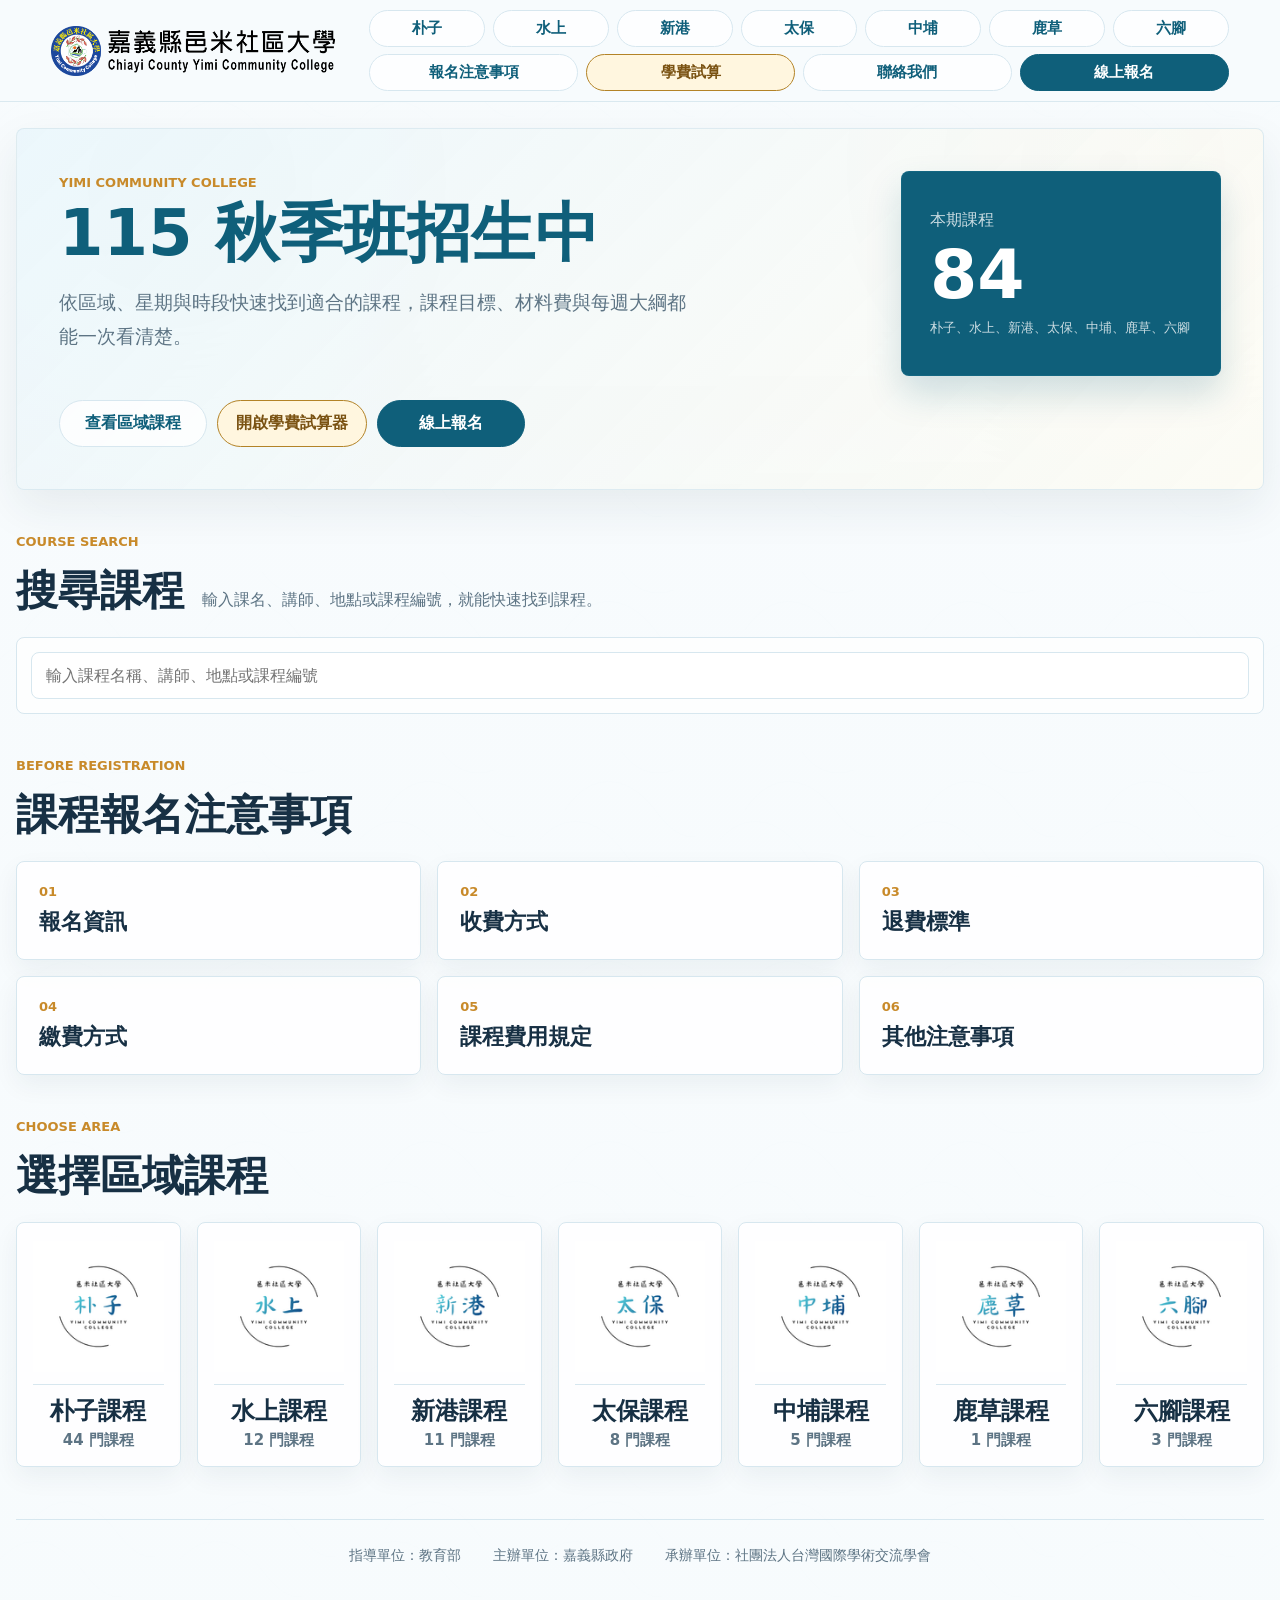
<file: index.html>
<!doctype html>
<html lang="zh-Hant">
  <head>
    <meta charset="utf-8" />
    <meta name="viewport" content="width=device-width, initial-scale=1" />
    <title>嘉義縣邑米社區大學課程網</title>
    <link rel="stylesheet" href="styles.css" />
  </head>
  <body>
    <header class="site-header">
      <a class="brand" href="#/">
        <img class="brand-logo" src="assets/yimi-logo.png" alt="嘉義縣邑米社區大學" />
      </a>
      <nav class="top-nav" aria-label="主要導覽">
        <div class="nav-row nav-regions">
          <a href="#/area/朴子">朴子</a>
          <a href="#/area/水上">水上</a>
          <a href="#/area/新港">新港</a>
          <a href="#/area/太保">太保</a>
          <a href="#/area/中埔">中埔</a>
          <a href="#/area/鹿草">鹿草</a>
          <a href="#/area/六腳">六腳</a>
        </div>
        <div class="nav-row nav-actions">
          <a href="#notice">報名注意事項</a>
          <a class="tuition-nav-link" href="tuition/index.html">學費試算</a>
          <button class="nav-button" type="button" data-open-contact>聯絡我們</button>
          <a class="signup-link" href="https://forms.gle/RVEyKGL61ShTXrss8" target="_blank" rel="noopener">線上報名</a>
        </div>
      </nav>
    </header>

    <main id="app">
      <section class="loading">
        <p>課程資料載入中...</p>
      </section>
    </main>

    <template id="home-template">
      <section class="intro">
        <div class="hero-copy">
          <p class="eyebrow">YiMi Community College</p>
          <h1>115 秋季班招生中</h1>
          <p>依區域、星期與時段快速找到適合的課程，課程目標、材料費與每週大綱都能一次看清楚。</p>
        </div>
        <div class="hero-stats" aria-label="本期課程資訊">
          <span>本期課程</span>
          <strong data-total-courses>--</strong>
          <small>朴子、水上、新港、太保、中埔、鹿草、六腳</small>
        </div>
        <div class="hero-actions">
          <a href="#regions">查看區域課程</a>
          <a class="tuition-action" href="tuition/index.html">開啟學費試算器</a>
          <a class="primary-action" href="https://forms.gle/RVEyKGL61ShTXrss8" target="_blank" rel="noopener">線上報名</a>
        </div>
      </section>

      <section class="home-search-section">
        <div class="section-heading home-search-heading">
          <p class="eyebrow">Course Search</p>
          <div class="heading-line">
            <h2>搜尋課程</h2>
            <p>輸入課名、講師、地點或課程編號，就能快速找到課程。</p>
          </div>
        </div>
        <div class="home-search-box">
          <input type="search" data-home-search placeholder="輸入課程名稱、講師、地點或課程編號" />
        </div>
        <div class="home-search-results" data-home-search-results></div>
      </section>

      <section id="notice" class="notice-section">
        <div class="section-heading">
          <p class="eyebrow">Before Registration</p>
          <h2>課程報名注意事項</h2>
        </div>
        <div class="notice-grid">
          <details class="notice-card">
            <summary><span>01</span><strong>報名資訊</strong></summary>
            <div class="notice-content">
              <h3>報名對象</h3>
              <ul>
                <li>不限年齡、學歷、居住地、國籍（需有身分證號或居留證號）均可報名。</li>
                <li>小朋友報名須由家長自行留意安全。</li>
              </ul>
              <h3>報名時間</h3>
              <p>即日起至額滿為止。</p>
              <h3>報名方式</h3>
              <ul>
                <li>線上表單報名</li>
                <li>現場報名</li>
                <li>來電報名</li>
                <li>舊班團報</li>
              </ul>
              <h3>報名需繳交資料</h3>
              <ul>
                <li>身份證正反面影本一份。</li>
                <li>大頭照一張。</li>
                <li>新生報名需填寫報名表（包含姓名、出生年月日、身份證號、生理性別、居住之鄉鎮縣市、職業、學歷）。</li>
                <li>學費優待者請自備證明文件。</li>
                <li>個人資料為教育部填報統計所需資料，若不同意提供以上資訊則不受理報名。</li>
                <li>所選課程限本人上課，若非登記繳費之學員於上課場地發生意外事故（體傷、財物損失），社大無法保障其權利，請自行承擔。</li>
                <li>不得由他人頂替或冒名上課，經發現立即取消上課資格，其所繳之報名費、學分費、雜費概不退還。</li>
              </ul>
            </div>
          </details>
          <details class="notice-card">
            <summary><span>02</span><strong>收費方式</strong></summary>
            <div class="notice-content">
              <h3>收費標準</h3>
              <ul>
                <li>報名費：新生 200 元、舊生 100 元。</li>
                <li>學分費：每 1 學分（18 小時）1,000 元。</li>
                <li>雜費：設備維護費、耗材、場地費等，視課程及場地而定，不含在學分費裡。</li>
                <li>報名費每學期僅收一次。</li>
              </ul>
              <h3>學分費優惠</h3>
              <ul>
                <li>以下身份優惠需憑證辦理。</li>
                <li>除伴侶共學外，學分費優惠皆不可合併使用。</li>
                <li>報名與繳費完成才享有優惠及報名成功。</li>
              </ul>
              <p><strong>四送一優惠（第五門免費）：</strong>報名繳費四門當期課程（共 8 學分）可再享一門課程（2 學分）免費，但不得退課、退費或延期保留。</p>
            </div>
          </details>
          <details class="notice-card">
            <summary><span>03</span><strong>退費標準</strong></summary>
            <div class="notice-content">
              <h3>退課退費標準</h3>
              <p>已成班：報名費不予退費及轉讓，僅依退費標準表退還學分費。</p>
              <div class="notice-table-wrap">
                <table class="notice-table">
                  <thead>
                    <tr>
                      <th>上課週數</th>
                      <th>第一週提出申請<br />至第二週前</th>
                      <th>第二週提出申請<br />至第三週前</th>
                      <th>第三週提出申請<br />至第四週前</th>
                      <th>第四週提出申請<br />至第五週前</th>
                      <th>第五週提出申請<br />至第六週前</th>
                    </tr>
                  </thead>
                  <tbody>
                    <tr>
                      <th>18 週</th>
                      <td>全退</td>
                      <td>全退</td>
                      <td>退 7 成</td>
                      <td>退 6 成</td>
                      <td>不退費</td>
                    </tr>
                    <tr>
                      <th>非 18 週</th>
                      <td>全退</td>
                      <td>退 7 成</td>
                      <td>退 6 成</td>
                      <td>不退費</td>
                      <td>不退費</td>
                    </tr>
                  </tbody>
                </table>
              </div>
              <h3>退費方式</h3>
              <ul>
                <li>請填寫退費表單：<a href="https://docs.google.com/forms/d/e/1FAIpQLSd0D1s6ik9cEcCe7Jtbj0KyxBz6y3Qs9shBqqbWdIv3nBvt5A/viewform" target="_blank" rel="noopener">線上退費表單</a>。</li>
                <li>退費日期為每月 10 號、25 號。</li>
                <li>若退款帳戶非郵局或京城銀行，會酌收 15 元手續費。</li>
              </ul>
              <h3>退費注意事項</h3>
              <ul>
                <li>已成班：報名費不予退費及轉讓，僅依退費標準表退還學分費。</li>
                <li>未成班：全額退費（報名費、學分費、雜費）。</li>
                <li>申請退費需由本人提出，若委託他人但他人延後告知本社大，將以被委託人告知社大之日計算退費級距，且不得異議。</li>
                <li>為簡化行政程序和避免費用所衍伸之爭議，社大皆不延期或保留學員所繳費用。</li>
              </ul>
            </div>
          </details>
          <details class="notice-card">
            <summary><span>04</span><strong>繳費方式</strong></summary>
            <div class="notice-content">
              <h3>現場繳費</h3>
              <h4>中埔校本部（和興國小 B1 辦公室）</h4>
              <ul>
                <li>週一至週五 08:30-17:00</li>
                <li>地址：嘉義縣中埔鄉和興路 91 號</li>
                <li>電話：05-2390519</li>
              </ul>
              <h4>朴子分校（嘉義縣立圖書館 B1 辦公室）</h4>
              <ul>
                <li>週二至週五 09:00-16:30</li>
                <li>地址：嘉義縣朴子市山通路 7 號</li>
                <li>電話：05-3790898</li>
              </ul>
              <h4>大同國小志工休息室</h4>
              <ul>
                <li>週一、週五 14:00-16:30</li>
                <li>地址：嘉義縣朴子市大同路 239 號</li>
              </ul>
              <h4>水上-正大書局</h4>
              <ul>
                <li>依店面營業時間</li>
                <li>地址：嘉義縣水上鄉中興路 209 號</li>
              </ul>
              <h3>匯款方式</h3>
              <ul>
                <li>匯款銀行：京城銀行中埔分行</li>
                <li>銀行代碼：054</li>
                <li>戶名：社團法人台灣國際學術交流學會</li>
                <li>帳號：0331-25013169</li>
              </ul>
              <p>匯款完成後請來電或私訊邑米社大（LINE ID：0905935899），提供帳號末 5 碼、匯款金額及匯款時間。</p>
            </div>
          </details>
          <details class="notice-card">
            <summary><span>05</span><strong>課程費用規定</strong></summary>
            <div class="notice-content">
              <h3>學分費與報名規則</h3>
              <ul>
                <li>1 學分：1,000 元；2 學分：2,000 元；3 學分：3,000 元。</li>
                <li>原訂為 2 學分課程者，不可僅報名 1 學分，亦不得享有任何優惠辦法。</li>
              </ul>
              <h3>試聽規則</h3>
              <ul>
                <li>每人每門課限一次，需提前電話報名。</li>
                <li>超過試聽週後，需先聯繫本校，並由本校轉知講師同意方可試聽，酌收試聽費 250 元。</li>
                <li>材料費及冷氣費另計。</li>
                <li>若試聽後報名，旁聽費可折抵學分費。</li>
              </ul>
              <h3>中途插班規定</h3>
              <ul>
                <li>18 週課程：自第 3 週起依比例收取學分費。</li>
                <li>非 18 週課程：自第 2 週起依比例收取學分費。</li>
                <li>報名費與場地費仍全額收取。</li>
              </ul>
              <h3>場地費與冷氣費</h3>
              <ul>
                <li>場地費依各場地規定收取，部分班級開課與否待確認，場地費將於開課前另行通知。</li>
                <li>冷氣費用依場地管理規定辦理，金額以開課公告為準。</li>
              </ul>
              <h3>雜費與場地使用</h3>
              <ul>
                <li>專業教室如需水電或設備維護，雜費將依實際需求另行收取。</li>
                <li>雜費不含場地清潔費用，請各班自行安排清掃，維護環境整潔，並將垃圾帶走。</li>
              </ul>
              <h3>教材費與戶外教學</h3>
              <ul>
                <li>材料費及教材費由授課教師訂定，學員自行負擔，社大不代收。</li>
                <li>戶外教學相關費用（如交通、餐飲、保險等）由班級自理與收費。</li>
                <li>學員參加戶外教學時應辦理保險。</li>
              </ul>
              <h3>證明與行政費用</h3>
              <ul>
                <li>收據遺失補發，酌收工本費 100 元。</li>
                <li>研習證書製證費為 100 元。</li>
              </ul>
              <p>所有費用依實際狀況及開課公告為準，敬請學員留意各期正式通知。</p>
            </div>
          </details>
          <details class="notice-card">
            <summary><span>06</span><strong>其他注意事項</strong></summary>
            <div class="notice-content">
              <ul>
                <li>為維護學習權益，若有不當行為以致影響班級運作或講師教學情事，本校得取消其上課資格並沒收該課之全部費用。</li>
                <li>如遇天災是否停班停課，依嘉義縣政府發布之公告訊息為主，課程如因天災停課，恕不另行補課。</li>
                <li>國定假日比照嘉義縣政府，若國定假期不停課，則由該課講師與學員另行決定，但需提前一週告知社大，以確認場地是否可正常使用。</li>
                <li>運動類課程請自行評估身體狀況，活動中請注意上課安全。</li>
                <li>社大師生須保留最後一堂課做為課程成果展演（展覽或社區服務）。</li>
                <li>開課前將於本校官方網站及 FB 粉絲專頁公告開課資訊，課程如有調整，悉以公告內容為準。</li>
                <li>每小時課程安排為 50 分鐘上課、10 分鐘休息；各班級可依實際上課需求，自行調配休息時間。</li>
                <li>校內停車請依各校區規定辦理；若未開放停車，請自行安排停車事宜。</li>
              </ul>
            </div>
          </details>
        </div>
      </section>

      <section id="regions" class="region-section">
        <div class="section-heading">
          <p class="eyebrow">Choose Area</p>
          <h2>選擇區域課程</h2>
        </div>
        <div class="region-grid" data-region-grid></div>
      </section>

      <footer class="home-credit">
        <span>指導單位：教育部</span>
        <span>主辦單位：嘉義縣政府</span>
        <span>承辦單位：社團法人台灣國際學術交流學會</span>
      </footer>
    </template>

    <template id="area-template">
      <section class="area-overview">
        <div class="page-title">
          <a class="back-link" href="#/">返回首頁</a>
          <p class="eyebrow">Area Courses</p>
          <h1 data-area-title></h1>
          <p data-area-summary></p>
        </div>
        <section class="tools">
          <label>
            搜尋課程
            <input type="search" data-search placeholder="輸入課名、講師、地點或課程編號" />
          </label>
          <label>
            時段
            <select data-period-filter>
              <option value="全部">全部時段</option>
              <option value="上午">上午</option>
              <option value="下午">下午</option>
              <option value="晚上">晚上</option>
            </select>
          </label>
        </section>
      </section>
      <section class="day-tabs" data-day-tabs aria-label="依星期篩選課程"></section>
      <section class="schedule" data-schedule></section>
    </template>

    <template id="course-template">
      <section class="page-title detail-title">
        <a class="back-link" data-back-to-area href="#/">返回區域課表</a>
        <p class="eyebrow" data-course-code></p>
        <h1 data-course-name></h1>
        <p data-course-meta></p>
      </section>
      <section class="detail-layout">
        <aside class="course-facts" data-course-facts></aside>
        <article class="course-detail" data-course-detail></article>
      </section>
      <section class="weekly-detail">
        <div class="section-heading">
          <p class="eyebrow">Weekly Plan</p>
          <h2>每週課程大綱</h2>
        </div>
        <div class="week-list" data-week-list></div>
      </section>
      <div class="floating-actions">
        <a data-floating-back href="#/">回到課程列表</a>
        <button type="button" data-scroll-top>回到最上方</button>
      </div>
    </template>

    <div class="notice-modal" data-notice-modal hidden>
      <div class="notice-modal-backdrop" data-close-notice></div>
      <section class="notice-modal-panel" role="dialog" aria-modal="true" aria-labelledby="notice-modal-title">
        <button class="modal-close" type="button" data-close-notice aria-label="關閉">×</button>
        <p class="eyebrow">Before Registration</p>
        <h2 id="notice-modal-title" data-notice-title></h2>
        <div class="notice-modal-body" data-notice-body></div>
      </section>
    </div>

    <div class="notice-modal" data-contact-modal hidden>
      <div class="notice-modal-backdrop" data-close-contact></div>
      <section class="notice-modal-panel contact-panel" role="dialog" aria-modal="true" aria-labelledby="contact-modal-title">
        <button class="modal-close" type="button" data-close-contact aria-label="關閉">×</button>
        <p class="eyebrow">Contact</p>
        <h2 id="contact-modal-title">聯絡我們</h2>
        <div class="contact-grid">
          <article>
            <h3>中埔校本部</h3>
            <p><strong>連絡電話：</strong>05-2390519</p>
            <p><strong>地址：</strong>嘉義縣中埔鄉和興路91號（和興國小）</p>
            <p><strong>服務時間：</strong>週一至週五 09:00-17:00（國定假日休息）</p>
          </article>
          <article>
            <h3>朴子分校</h3>
            <p><strong>連絡電話：</strong>05-3790898</p>
            <p><strong>地址：</strong>嘉義縣朴子市山通路7號B1（嘉義縣立圖書館）</p>
            <p><strong>服務時間：</strong>週二至週五 09:00-17:00（週一及國定假日休息）</p>
          </article>
        </div>
        <a class="line-contact" href="https://line.me/ti/p/IDoqhx8Hf-" target="_blank" rel="noopener">
          LINE ID：0905935899
        </a>
      </section>
    </div>

    <script src="data.js"></script>
    <script src="course-status.js"></script>
    <script src="script.js"></script>
  </body>
</html>
</file>
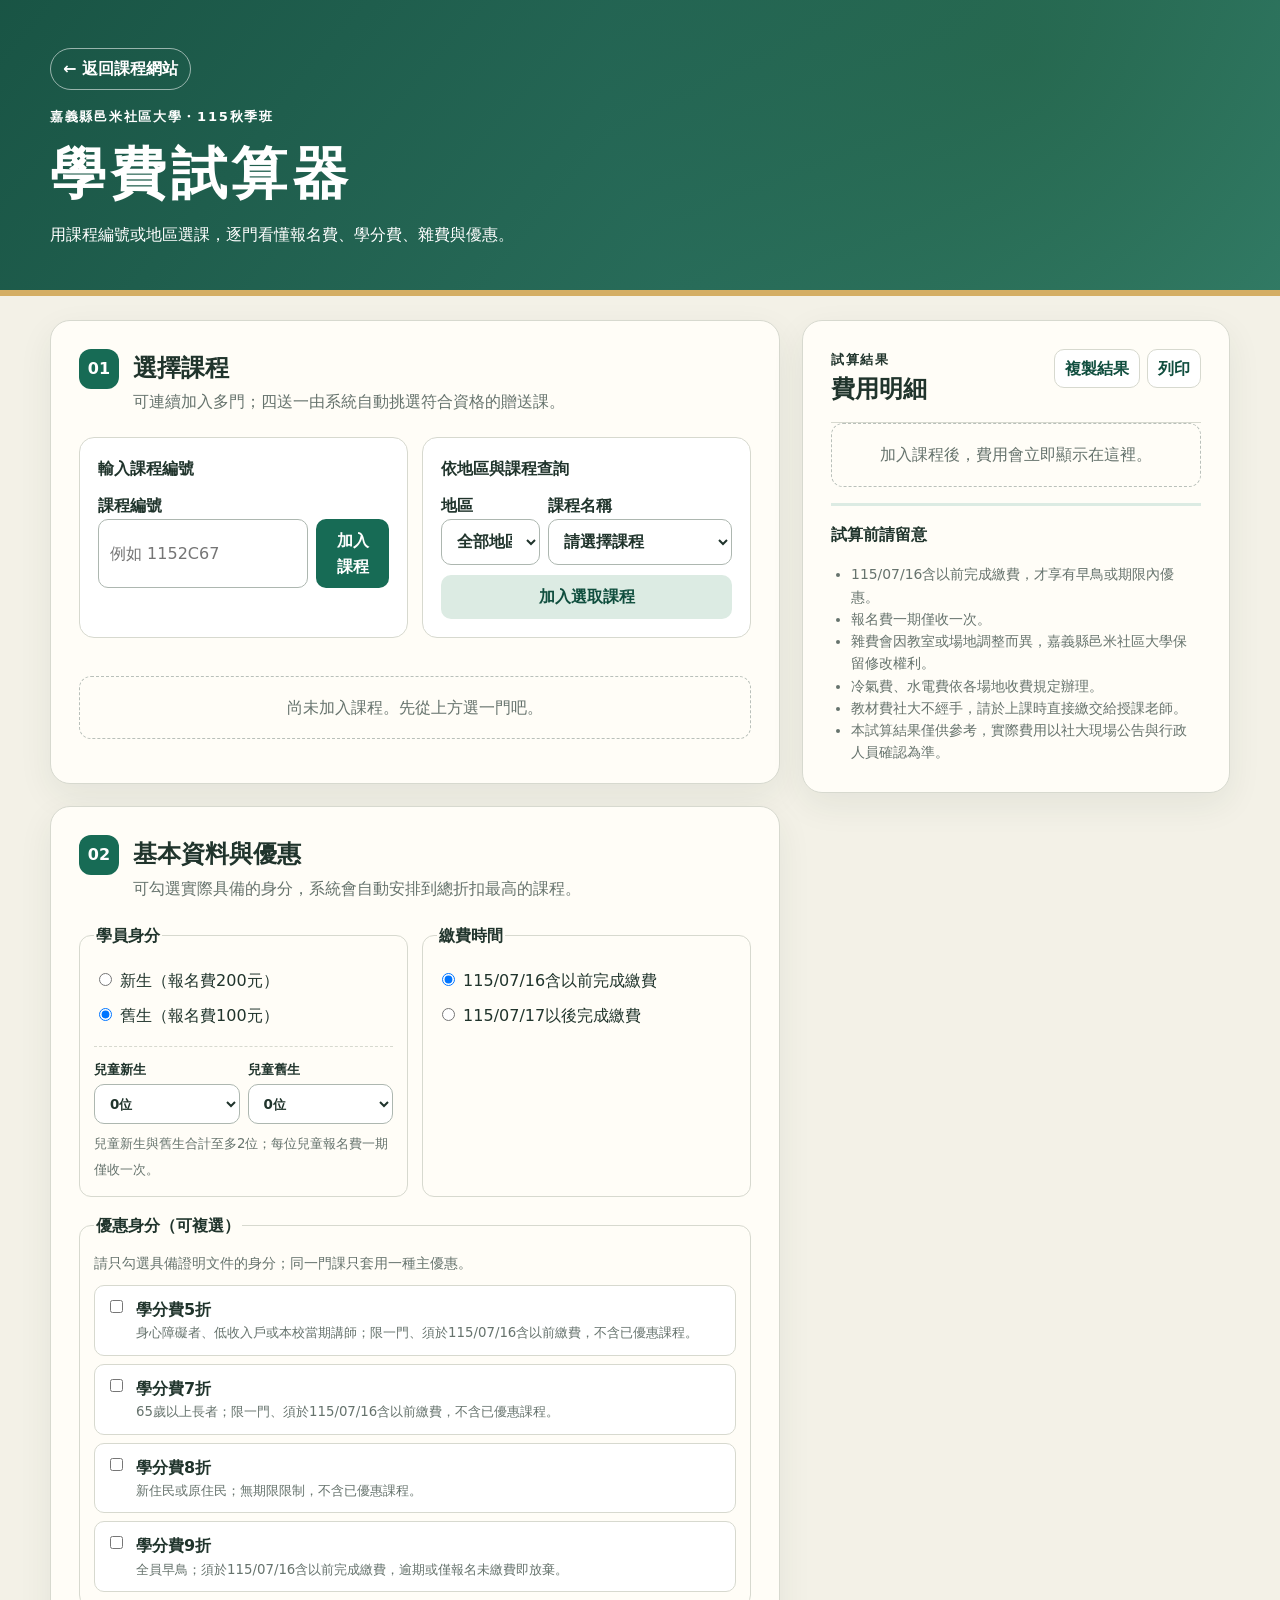
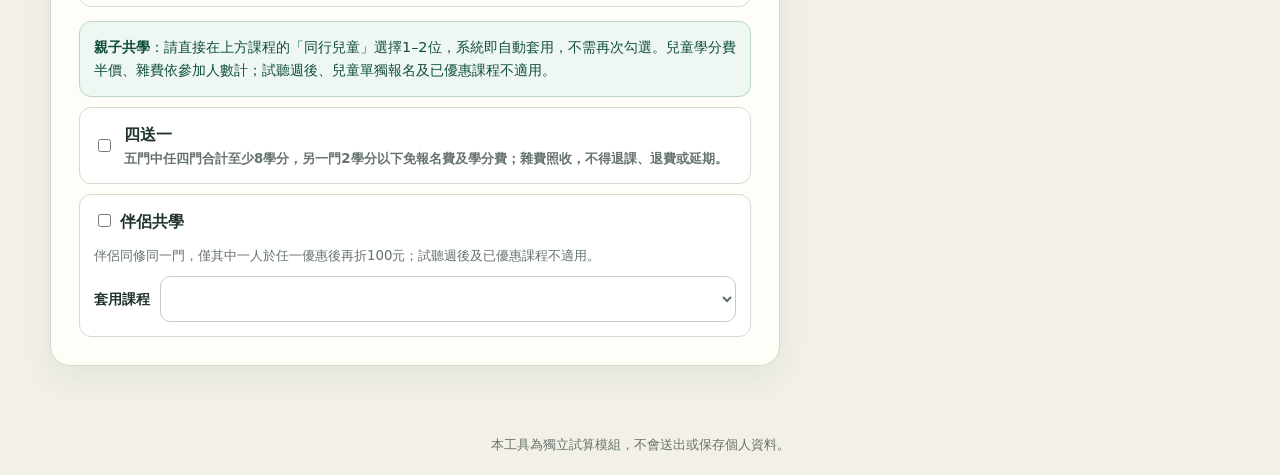
<file: tuition/index.html>
<!doctype html>
<html lang="zh-Hant">
  <head>
    <meta charset="utf-8">
    <meta name="viewport" content="width=device-width, initial-scale=1">
    <meta name="description" content="嘉義縣邑米社區大學115秋季班學費試算器">
    <title>115秋季班｜學費試算器</title>
    <link rel="stylesheet" href="./css/tuition.css">
  </head>
  <body>
    <header class="hero">
      <div class="shell">
        <a class="back-to-courses" href="../index.html">← 返回課程網站</a>
        <p class="eyebrow">嘉義縣邑米社區大學・115秋季班</p>
        <h1>學費試算器</h1>
        <p>用課程編號或地區選課，逐門看懂報名費、學分費、雜費與優惠。</p>
      </div>
    </header>

    <main class="shell layout">
      <form id="calculator-form" class="main-column" novalidate>
        <section class="panel">
          <div class="section-heading">
            <span>01</span>
            <div><h2>選擇課程</h2><p>可連續加入多門；四送一由系統自動挑選符合資格的贈送課。</p></div>
          </div>

          <div class="search-grid">
            <div class="search-card">
              <h3>輸入課程編號</h3>
              <label for="course-code">課程編號</label>
              <div class="inline">
                <input id="course-code" type="search" placeholder="例如 1152C67" autocomplete="off">
                <button id="add-code" class="button primary" type="button">加入課程</button>
              </div>
            </div>
            <div class="search-card">
              <h3>依地區與課程查詢</h3>
              <div class="select-grid">
                <label>地區<select id="area"><option value="">全部地區</option></select></label>
                <label>課程名稱<select id="course-select"></select></label>
              </div>
              <button id="add-select" class="button secondary" type="button">加入選取課程</button>
            </div>
          </div>
          <p id="status-message" class="status" role="status" aria-live="polite"></p>
          <p id="empty-selection" class="empty">尚未加入課程。先從上方選一門吧。</p>
          <ol id="selected-courses" class="selected-list"></ol>
        </section>

        <section class="panel">
          <div class="section-heading">
            <span>02</span>
            <div><h2>基本資料與優惠</h2><p>可勾選實際具備的身分，系統會自動安排到總折扣最高的課程。</p></div>
          </div>

          <div class="field-grid">
            <fieldset>
              <legend>學員身分</legend>
              <label class="choice"><input type="radio" name="student-status" value="new"> 新生（報名費200元）</label>
              <label class="choice"><input type="radio" name="student-status" value="returning" checked> 舊生（報名費100元）</label>
              <div class="child-status-grid">
                <label>兒童新生
                  <select id="child-new-count">
                    <option value="0">0位</option>
                    <option value="1">1位</option>
                    <option value="2">2位</option>
                  </select>
                </label>
                <label>兒童舊生
                  <select id="child-returning-count">
                    <option value="0">0位</option>
                    <option value="1">1位</option>
                    <option value="2">2位</option>
                  </select>
                </label>
              </div>
              <small>兒童新生與舊生合計至多2位；每位兒童報名費一期僅收一次。</small>
            </fieldset>
            <fieldset>
              <legend>繳費時間</legend>
              <label class="choice"><input type="radio" name="payment-period" value="onTime" checked> 115/07/16含以前完成繳費</label>
              <label class="choice"><input type="radio" name="payment-period" value="late"> 115/07/17以後完成繳費</label>
            </fieldset>
          </div>

          <fieldset class="discount-options">
            <legend>優惠身分（可複選）</legend>
            <p class="field-help">請只勾選具備證明文件的身分；同一門課只套用一種主優惠。</p>
            <div id="main-discounts"></div>
          </fieldset>

          <div class="special-options">
            <div class="family-note"><strong>親子共學</strong>：請直接在上方課程的「同行兒童」選擇1–2位，系統即自動套用，不需再次勾選。兒童學分費半價、雜費依參加人數計；試聽週後、兒童單獨報名及已優惠課程不適用。</div>
            <label class="option-card">
              <input id="four-plus-one" type="checkbox">
              <span><strong>四送一</strong><small>五門中任四門合計至少8學分，另一門2學分以下免報名費及學分費；雜費照收，不得退課、退費或延期。</small></span>
            </label>
            <div class="option-card">
              <label><input id="partner-learning" type="checkbox"> <strong>伴侶共學</strong></label>
              <small>伴侶同修同一門，僅其中一人於任一優惠後再折100元；試聽週後及已優惠課程不適用。</small>
              <label class="nested">套用課程<select id="partner-course" disabled></select></label>
            </div>
          </div>
        </section>
      </form>

      <aside id="result" class="panel result-panel" aria-live="polite">
        <div class="result-title">
          <div><p class="eyebrow">試算結果</p><h2>費用明細</h2></div>
          <div class="actions">
            <button id="copy-result" class="button ghost" type="button">複製結果</button>
            <button id="print-result" class="button ghost" type="button">列印</button>
          </div>
        </div>
        <p id="no-result" class="empty">加入課程後，費用會立即顯示在這裡。</p>
        <div id="result-content" hidden>
          <p id="promotion-summary" class="promotion-summary" hidden></p>
          <div id="result-items"></div>
          <ul id="warnings" class="warnings" hidden></ul>
          <div class="grand-total"><span>總計</span><strong id="grand-total">0元</strong></div>
        </div>
        <div class="notices">
          <h3>試算前請留意</h3>
          <ul id="notices"></ul>
        </div>
      </aside>
    </main>

    <footer>本工具為獨立試算模組，不會送出或保存個人資料。</footer>
    <script src="./data/tuition-data.js"></script>
    <script src="./js/calculator.js"></script>
    <script src="./js/tuition.js"></script>
  </body>
</html>
</file>
<file: styles.css>
:root {
  --ink: #173044;
  --muted: #5d7484;
  --line: #d7e7ef;
  --paper: #f7fbfd;
  --soft: #eaf4f8;
  --accent: #2f89a8;
  --accent-dark: #0f5f7a;
  --gold: #c88a2a;
  --white: #ffffff;
  --shadow: 0 18px 45px rgba(23, 48, 68, 0.1);
}

* {
  box-sizing: border-box;
}

html {
  scroll-behavior: smooth;
}

body {
  margin: 0;
  overflow-x: hidden;
  color: var(--ink);
  background:
    linear-gradient(rgba(247, 251, 253, 0.95), rgba(247, 251, 253, 0.97)),
    url("data:image/svg+xml,%3Csvg xmlns='http://www.w3.org/2000/svg' width='180' height='180' viewBox='0 0 180 180'%3E%3Cg fill='none' stroke='%23c8dfe9' stroke-width='1' opacity='.72'%3E%3Cpath d='M25 90c25-38 61-38 90 0 15 20 28 29 40 26'/%3E%3Cpath d='M-8 130c25-38 61-38 90 0 15 20 28 29 40 26'/%3E%3Cpath d='M82 32c14 19 31 25 52 18'/%3E%3C/g%3E%3C/svg%3E");
  font-family: "Noto Sans TC", "Microsoft JhengHei", system-ui, sans-serif;
}

a {
  color: inherit;
  text-decoration: none;
}

.site-header {
  position: sticky;
  top: 0;
  z-index: 20;
  display: grid;
  grid-template-columns: minmax(220px, 300px) minmax(0, 1fr);
  align-items: center;
  gap: 18px;
  padding: 10px clamp(18px, 4vw, 56px);
  border-bottom: 1px solid rgba(215, 231, 239, 0.9);
  background: rgba(247, 251, 253, 0.92);
  backdrop-filter: blur(16px);
}

.brand {
  display: inline-flex;
  align-items: center;
  gap: 12px;
  min-width: 0;
}

.brand-logo {
  width: min(290px, 38vw);
  height: 50px;
  object-fit: contain;
  object-position: left center;
}

.brand strong,
.brand small {
  display: block;
}

.brand small {
  margin-top: 2px;
  color: var(--muted);
  font-size: 13px;
}

.top-nav {
  display: grid;
  width: 100%;
  min-width: 0;
  gap: 7px;
}

.nav-row {
  display: grid;
  width: 100%;
  min-width: 0;
  gap: 8px;
}

.nav-regions {
  grid-template-columns: repeat(7, minmax(0, 1fr));
}

.nav-actions {
  grid-template-columns: repeat(4, minmax(0, 1fr));
}

.top-nav a,
.nav-button,
.back-link {
  border: 1px solid var(--line);
  border-radius: 999px;
  padding: 8px 12px;
  background: rgba(255, 255, 255, 0.72);
  color: var(--accent-dark);
  font-size: 15px;
  font-weight: 700;
  text-align: center;
  white-space: nowrap;
}

.nav-button {
  cursor: pointer;
  font-family: inherit;
}

.top-nav .signup-link {
  border-color: var(--accent-dark);
  color: var(--white);
  background: var(--accent-dark);
}

.top-nav .tuition-nav-link {
  border-color: #b38327;
  background: #fff6df;
  color: #7a5212;
}

main {
  width: min(1280px, calc(100% - 32px));
  margin: 0 auto;
  padding: 26px 0 64px;
}

.intro {
  display: grid;
  grid-template-columns: minmax(0, 1fr) 320px;
  gap: 24px;
  align-items: center;
  overflow: visible;
  min-height: 300px;
  margin-bottom: 32px;
  padding: clamp(24px, 4vw, 42px);
  border: 1px solid rgba(215, 231, 239, 0.78);
  border-radius: 8px;
  background:
    linear-gradient(135deg, rgba(236, 247, 252, 0.96), rgba(255, 252, 244, 0.86)),
    radial-gradient(circle at 12% 15%, rgba(47, 137, 168, 0.16), transparent 30%),
    radial-gradient(circle at 88% 10%, rgba(200, 138, 42, 0.13), transparent 28%),
    linear-gradient(0deg, rgba(15, 95, 122, 0.06), transparent 45%);
  box-shadow: 0 18px 45px rgba(23, 48, 68, 0.08);
}

.hero-copy {
  max-width: 740px;
}

.hero-copy h1 {
  margin-bottom: 18px;
  color: var(--accent-dark);
  font-size: clamp(42px, 5vw, 64px);
}

.hero-copy p:last-child {
  max-width: 640px;
  color: var(--muted);
  font-size: 19px;
  line-height: 1.8;
}

.hero-stats {
  display: flex;
  min-height: 205px;
  flex-direction: column;
  justify-content: center;
  border: 1px solid rgba(47, 137, 168, 0.18);
  border-radius: 8px;
  padding: 28px;
  color: var(--white);
  background: var(--accent-dark);
  box-shadow: 0 18px 35px rgba(15, 95, 122, 0.18);
}

.hero-stats span,
.hero-stats small {
  color: rgba(255, 255, 255, 0.78);
}

.hero-stats strong {
  margin: 10px 0;
  font-size: 68px;
  line-height: 1;
}

.hero-actions {
  display: flex;
  flex-wrap: wrap;
  grid-column: 1 / -1;
  justify-content: flex-start;
  gap: 10px;
}

.hero-actions a {
  min-width: 148px;
  border: 1px solid var(--line);
  border-radius: 999px;
  padding: 12px 18px;
  background: rgba(255, 255, 255, 0.8);
  color: var(--accent-dark);
  font-weight: 900;
  text-align: center;
}

.hero-actions .primary-action {
  border-color: var(--accent-dark);
  background: var(--accent-dark);
  color: var(--white);
}

.hero-actions .tuition-action {
  border-color: #b38327;
  background: #fff6df;
  color: #7a5212;
}

.eyebrow {
  margin: 0 0 10px;
  color: var(--gold);
  font-size: 13px;
  font-weight: 800;
  letter-spacing: 0;
  text-transform: uppercase;
}

h1,
h2,
h3,
p {
  margin-top: 0;
}

h1 {
  max-width: 760px;
  margin-bottom: 18px;
  font-size: clamp(38px, 6vw, 76px);
  line-height: 1.05;
  letter-spacing: 0;
}

h2 {
  margin-bottom: 0;
  font-size: clamp(28px, 4vw, 42px);
  letter-spacing: 0;
}

h3 {
  margin-bottom: 8px;
  font-size: 20px;
}

.intro-copy p:last-child,
.page-title p {
  max-width: 720px;
  color: var(--muted);
  font-size: 18px;
  line-height: 1.8;
}

.intro-panel {
  display: flex;
  flex-direction: column;
  justify-content: center;
  border-radius: 8px;
  padding: 26px;
  color: var(--white);
  background: var(--accent-dark);
}

.intro-panel span,
.intro-panel small {
  color: rgba(255, 255, 255, 0.78);
}

.intro-panel strong {
  margin: 8px 0;
  font-size: 72px;
  line-height: 1;
}

.notice-section,
.home-search-section,
.region-section,
.schedule,
.weekly-detail,
.detail-layout,
.tools {
  margin-top: 44px;
}

.home-search-box {
  border: 1px solid var(--line);
  border-radius: 8px;
  padding: 14px;
  background: rgba(255, 255, 255, 0.78);
}

.home-search-results {
  display: grid;
  grid-template-columns: repeat(3, minmax(0, 1fr));
  gap: 14px;
  margin-top: 16px;
}

.home-search-results[hidden] {
  display: none;
}

.heading-line {
  display: flex;
  align-items: baseline;
  flex-wrap: wrap;
  gap: 10px 18px;
}

.heading-line p {
  margin: 0;
  color: var(--muted);
  font-size: 16px;
  line-height: 1.6;
}

.day-tabs {
  display: grid;
  grid-template-columns: repeat(8, minmax(0, 1fr));
  gap: 8px;
  margin-top: 14px;
}

.day-tabs button {
  min-height: 44px;
  cursor: pointer;
  border: 1px solid var(--line);
  border-radius: 999px;
  padding: 9px 10px;
  color: var(--accent-dark);
  background: rgba(255, 255, 255, 0.74);
  font: inherit;
  font-size: 14px;
  font-weight: 900;
}

.day-tabs button.active {
  border-color: var(--accent-dark);
  color: var(--white);
  background: var(--accent-dark);
}

.section-heading {
  display: flex;
  flex-direction: column;
  align-items: flex-start;
  justify-content: flex-start;
  gap: 4px;
  margin-bottom: 18px;
}

.notice-grid,
.region-grid {
  display: grid;
  grid-template-columns: repeat(3, minmax(0, 1fr));
  gap: 16px;
}

.notice-card,
.region-card,
.day-section,
.course-card,
.course-facts,
.course-detail,
.week-card {
  border: 1px solid var(--line);
  border-radius: 8px;
  background: rgba(255, 255, 255, 0.86);
  box-shadow: 0 10px 26px rgba(23, 48, 68, 0.06);
}

.notice-card {
  overflow: hidden;
  transition: transform 0.18s ease, border-color 0.18s ease, box-shadow 0.18s ease;
}

.notice-card:hover {
  border-color: rgba(47, 137, 168, 0.55);
  box-shadow: var(--shadow);
  transform: translateY(-3px);
}

.notice-card summary {
  display: flex;
  min-height: 96px;
  cursor: pointer;
  flex-direction: column;
  justify-content: center;
  gap: 8px;
  padding: 22px;
  list-style: none;
}

.notice-card summary::-webkit-details-marker {
  display: none;
}

.notice-card summary strong {
  font-size: 22px;
}

.notice-content {
  display: none;
}

.notice-grid span {
  color: var(--gold);
  font-size: 13px;
  font-weight: 800;
}

.notice-grid p,
.notice-grid li,
.course-card p,
.course-detail p,
.week-card p {
  color: var(--muted);
  line-height: 1.7;
}

.notice-content h3 {
  margin: 18px 0 8px;
  color: var(--accent-dark);
  font-size: 17px;
}

.notice-content h4 {
  margin: 14px 0 6px;
  color: var(--ink);
  font-size: 15px;
}

.notice-content ul {
  margin: 0;
  padding-left: 1.2em;
}

.notice-content p {
  margin-bottom: 0;
}

.notice-table-wrap {
  overflow-x: auto;
}

.notice-table {
  width: 100%;
  min-width: 680px;
  border-collapse: collapse;
  margin: 10px 0 16px;
  font-size: 14px;
}

.notice-table th,
.notice-table td {
  border: 1px solid var(--line);
  padding: 10px;
  text-align: center;
  vertical-align: middle;
}

.notice-table th {
  background: var(--soft);
  color: var(--accent-dark);
}

body.modal-open {
  overflow: hidden;
}

.notice-modal[hidden] {
  display: none;
}

.notice-modal {
  position: fixed;
  inset: 0;
  z-index: 80;
  display: grid;
  place-items: center;
  padding: 24px;
}

.notice-modal-backdrop {
  position: absolute;
  inset: 0;
  background: rgba(10, 37, 51, 0.54);
}

.notice-modal-panel {
  position: relative;
  width: min(920px, 100%);
  max-height: min(760px, calc(100vh - 48px));
  overflow: auto;
  border: 1px solid var(--line);
  border-radius: 8px;
  padding: clamp(24px, 4vw, 42px);
  background: var(--paper);
  box-shadow: 0 30px 80px rgba(10, 37, 51, 0.28);
}

.notice-modal-panel h2 {
  margin-bottom: 18px;
}

.notice-modal-body .notice-content {
  display: block;
  padding: 0;
}

.notice-modal-body h3 {
  margin: 20px 0 8px;
  color: var(--accent-dark);
  font-size: 19px;
}

.notice-modal-body h4 {
  margin: 16px 0 6px;
  font-size: 16px;
}

.notice-modal-body p,
.notice-modal-body li {
  color: var(--muted);
  line-height: 1.8;
}

.notice-modal-body a {
  color: var(--accent-dark);
  font-weight: 900;
  text-decoration: underline;
  text-underline-offset: 3px;
}

.notice-modal-body ul {
  margin: 0;
  padding-left: 1.3em;
}

.contact-grid {
  display: grid;
  grid-template-columns: repeat(2, minmax(0, 1fr));
  gap: 16px;
  margin-top: 18px;
}

.contact-grid article {
  border: 1px solid var(--line);
  border-radius: 8px;
  padding: 18px;
  background: rgba(255, 255, 255, 0.72);
}

.contact-grid h3 {
  margin-bottom: 12px;
  color: var(--accent-dark);
}

.contact-grid p {
  color: var(--muted);
  line-height: 1.7;
}

.line-contact {
  display: inline-flex;
  margin-top: 16px;
  border-radius: 999px;
  padding: 12px 18px;
  color: var(--white);
  background: var(--accent-dark);
  font-weight: 900;
}

.modal-close {
  position: sticky;
  top: 0;
  float: right;
  display: grid;
  width: 42px;
  height: 42px;
  cursor: pointer;
  place-items: center;
  border: 1px solid var(--line);
  border-radius: 50%;
  color: var(--accent-dark);
  background: var(--white);
  font-size: 28px;
  line-height: 1;
}

.region-grid {
  grid-template-columns: repeat(7, minmax(0, 1fr));
}

.region-card {
  display: flex;
  min-height: 245px;
  flex-direction: column;
  justify-content: space-between;
  align-items: center;
  gap: 10px;
  padding: 18px 16px 16px;
  transition: transform 0.18s ease, border-color 0.18s ease, box-shadow 0.18s ease;
}

.region-card:hover {
  border-color: rgba(47, 137, 168, 0.55);
  box-shadow: var(--shadow);
  transform: translateY(-3px);
}

.region-card img {
  width: min(150px, 100%);
  aspect-ratio: 1;
  object-fit: contain;
}

.region-card-text {
  width: 100%;
  border-top: 1px solid var(--line);
  padding-top: 12px;
  text-align: center;
}

.region-card-text strong {
  display: block;
  color: var(--ink);
  font-size: 24px;
  line-height: 1.2;
}

.region-card .course-count {
  display: block;
  margin-top: 5px;
  color: var(--muted);
  font-size: 15px;
  font-weight: 800;
}

.page-title {
  padding: 6px 0 6px;
}

.area-overview {
  display: grid;
  grid-template-columns: minmax(300px, 0.8fr) minmax(520px, 1.2fr);
  gap: clamp(24px, 4vw, 56px);
  align-items: end;
}

.page-title h1 {
  margin-top: 10px;
}

.page-title .back-link {
  display: inline-block;
  margin-bottom: 10px;
}

.detail-title .eyebrow {
  margin-top: 22px;
}

.tools {
  display: grid;
  grid-template-columns: minmax(0, 1fr) 220px;
  gap: 14px;
  align-items: end;
  padding: 16px;
  border: 1px solid var(--line);
  border-radius: 8px;
  background: rgba(255, 255, 255, 0.78);
}

.area-overview .tools {
  margin-top: 0;
}

.tools label {
  display: grid;
  gap: 7px;
  color: var(--accent-dark);
  font-size: 14px;
  font-weight: 800;
}

input,
select {
  width: 100%;
  border: 1px solid var(--line);
  border-radius: 8px;
  padding: 13px 14px;
  background: var(--white);
  color: var(--ink);
  font: inherit;
}

.schedule {
  display: grid;
  gap: 18px;
}

.day-section {
  padding: 18px;
}

.day-header {
  display: flex;
  align-items: center;
  justify-content: space-between;
  gap: 12px;
  margin-bottom: 14px;
  border-bottom: 1px solid var(--line);
  padding-bottom: 12px;
}

.day-header h2 {
  font-size: 24px;
}

.period-grid {
  display: grid;
  grid-template-columns: repeat(3, minmax(0, 1fr));
  gap: 14px;
}

.period-column {
  min-width: 0;
}

.period-title {
  margin-bottom: 10px;
  color: var(--accent-dark);
  font-size: 15px;
  font-weight: 900;
}

.course-stack {
  display: grid;
  gap: 10px;
}

.course-card {
  display: block;
  padding: 16px;
}

.course-badges {
  display: flex;
  flex-wrap: wrap;
  gap: 6px;
  min-height: 0;
  margin-bottom: 10px;
}

.course-badge {
  display: inline-flex;
  min-height: 32px;
  align-items: center;
  border-radius: 999px;
  padding: 6px 12px;
  color: var(--white);
  font-size: 14px;
  font-weight: 900;
  line-height: 1;
}

.course-badge.new {
  background: #287f8f;
}

.course-badge.full {
  background: #b94444;
}

.course-badge.waitlist {
  background: #b98738;
}

.course-badge.closed {
  background: #6d7773;
}

.detail-badges {
  margin-top: 14px;
  margin-bottom: 0;
}

.course-card strong {
  display: block;
  margin-bottom: 8px;
  font-size: 18px;
  line-height: 1.35;
}

.course-meta {
  display: flex;
  flex-wrap: wrap;
  gap: 8px;
  margin-top: 12px;
}

.course-meta span,
.fact {
  display: inline-flex;
  min-height: 32px;
  align-items: center;
  border-radius: 999px;
  padding: 6px 12px;
  background: var(--soft);
  color: var(--accent-dark);
  font-size: 14px;
  font-weight: 700;
  line-height: 1;
}

.empty {
  border: 1px dashed var(--line);
  border-radius: 8px;
  padding: 16px;
  color: var(--muted);
  background: rgba(255, 255, 255, 0.48);
}

.detail-layout {
  display: grid;
  grid-template-columns: 320px minmax(0, 1fr);
  gap: 18px;
  align-items: start;
}

.course-facts,
.course-detail {
  padding: 22px;
}

.course-facts {
  position: sticky;
  top: 92px;
  display: grid;
  gap: 12px;
}

.fact-row {
  border-bottom: 1px solid var(--line);
  padding-bottom: 12px;
}

.fact-row span {
  display: block;
  margin-bottom: 4px;
  color: var(--muted);
  font-size: 13px;
}

.fact-row strong {
  line-height: 1.55;
}

.detail-block {
  margin-bottom: 26px;
}

.detail-block h2 {
  margin-bottom: 10px;
  font-size: 24px;
}

.detail-block p {
  white-space: pre-line;
}

.week-list {
  display: grid;
  grid-template-columns: repeat(2, minmax(0, 1fr));
  gap: 14px;
}

.week-card {
  padding: 18px;
}

.week-card span {
  color: var(--gold);
  font-weight: 900;
}

.week-card p {
  margin-top: 10px;
  font-size: 18px;
  font-weight: 400;
  white-space: pre-line;
}

.floating-actions {
  position: fixed;
  right: 18px;
  bottom: 24px;
  z-index: 50;
  display: grid;
  gap: 8px;
}

.floating-actions a,
.floating-actions button {
  min-width: 132px;
  cursor: pointer;
  border: 1px solid var(--line);
  border-radius: 999px;
  padding: 11px 14px;
  color: var(--accent-dark);
  background: rgba(255, 255, 255, 0.94);
  box-shadow: 0 10px 24px rgba(23, 48, 68, 0.14);
  font: inherit;
  font-size: 14px;
  font-weight: 900;
  text-align: center;
}

.floating-actions a {
  color: var(--white);
  background: var(--accent-dark);
}

.loading {
  min-height: 280px;
  display: grid;
  place-items: center;
  color: var(--muted);
}

.home-credit {
  display: flex;
  flex-wrap: wrap;
  justify-content: center;
  gap: 8px 32px;
  margin-top: 52px;
  border-top: 1px solid var(--line);
  padding: 24px 12px 0;
  color: var(--muted);
  font-size: 14px;
  line-height: 1.7;
  text-align: center;
}

@media (max-width: 920px) {
  .site-header {
    grid-template-columns: 1fr;
    gap: 8px;
  }

  .top-nav {
    gap: 6px;
  }

  .nav-regions {
    display: grid;
    grid-template-columns: repeat(4, minmax(0, 1fr));
    overflow: visible;
  }

  .day-tabs {
    grid-template-columns: repeat(4, minmax(0, 1fr));
  }

  .intro,
  .area-overview,
  .tools,
  .detail-layout {
    grid-template-columns: 1fr;
  }

  .notice-grid,
  .region-grid,
  .period-grid,
  .home-search-results,
  .week-list {
    grid-template-columns: repeat(2, minmax(0, 1fr));
  }

  .course-facts {
    position: static;
  }

}

@media (max-width: 640px) {
  .site-header {
    align-items: stretch;
    padding: 8px 11px;
  }

  .brand-logo {
    width: min(270px, 88vw);
    height: 44px;
  }

  .nav-actions {
    grid-template-columns: repeat(2, minmax(0, 1fr));
  }

  .nav-actions a,
  .nav-actions .nav-button {
    width: 100%;
    white-space: normal;
    line-height: 1.2;
  }

  .top-nav a,
  .nav-button {
    min-width: 0;
    padding: 8px 6px;
    font-size: 14px;
  }

  .day-tabs {
    grid-template-columns: repeat(2, minmax(0, 1fr));
  }

  .top-nav a {
    text-align: center;
  }

  main {
    width: min(100% - 22px, 1180px);
    padding-top: 18px;
  }

  .intro {
    min-height: auto;
    padding: 22px;
  }

  .hero-copy h1 {
    font-size: 42px;
  }

  .hero-copy p:last-child {
    font-size: 17px;
  }

  .hero-stats {
    min-height: 170px;
  }

  .hero-stats strong {
    font-size: 58px;
  }

  .heading-line {
    display: block;
  }

  .heading-line p {
    margin-top: 8px;
    overflow-wrap: anywhere;
  }

  h1 {
    font-size: 40px;
  }

  .notice-grid,
  .region-grid,
  .period-grid,
  .home-search-results,
  .week-list,
  .contact-grid {
    grid-template-columns: 1fr;
  }

  .floating-actions {
    right: 10px;
    bottom: 12px;
  }

  .floating-actions a,
  .floating-actions button {
    min-width: 112px;
    padding: 10px 12px;
    font-size: 13px;
  }

  .region-card {
    min-height: 220px;
  }

  .home-credit {
    align-items: center;
    flex-direction: column;
    gap: 4px;
    margin-top: 38px;
  }
}
</file>
<file: tuition/css/tuition.css>
:root {
  --ink: #20342c;
  --muted: #66736d;
  --paper: #fffdf7;
  --canvas: #f3f1e7;
  --green: #176b55;
  --green-dark: #104e3e;
  --mint: #dcebe3;
  --coral: #d6674f;
  --line: #d7d9cf;
  --warning: #8a4d11;
  font-family: "Noto Sans TC", "Microsoft JhengHei", system-ui, sans-serif;
  color: var(--ink);
  background: var(--canvas);
}

* { box-sizing: border-box; }
body { margin: 0; line-height: 1.6; }
button, input, select { font: inherit; }
button, select { cursor: pointer; }
.shell { width: min(1180px, calc(100% - 32px)); margin-inline: auto; }
.hero {
  color: #fff;
  background: linear-gradient(130deg, rgba(16,78,62,.96), rgba(23,107,85,.88)),
    radial-gradient(circle at 80% 20%, #caa764, transparent 40%);
  padding: 48px 0 42px;
  border-bottom: 6px solid #d4ae64;
}
.hero h1 { margin: 2px 0 4px; font-size: clamp(2rem, 5vw, 3.5rem); letter-spacing: .08em; }
.hero p { margin: 0; max-width: 680px; }
.back-to-courses { display: inline-flex; margin-bottom: 16px; padding: 7px 12px; border: 1px solid rgba(255,255,255,.55); border-radius: 999px; color: #fff; font-weight: 800; text-decoration: none; }
.back-to-courses:hover { background: rgba(255,255,255,.14); }
.eyebrow { margin: 0; font-weight: 800; font-size: .82rem; letter-spacing: .13em; text-transform: uppercase; }
.layout { display: grid; grid-template-columns: minmax(0, 1.45fr) minmax(330px, .85fr); gap: 22px; padding-block: 24px 48px; align-items: start; }
.main-column { display: grid; gap: 22px; }
.panel { background: var(--paper); border: 1px solid var(--line); border-radius: 20px; padding: clamp(18px, 3vw, 28px); box-shadow: 0 12px 35px rgba(32,52,44,.07); }
.section-heading { display: flex; gap: 14px; align-items: flex-start; margin-bottom: 20px; }
.section-heading > span { display: grid; place-items: center; min-width: 40px; height: 40px; border-radius: 12px; background: var(--green); color: #fff; font-weight: 900; }
h2, h3, p { margin-top: 0; }
.section-heading h2, .section-heading p { margin-bottom: 2px; }
.section-heading p, small, .selected-card span { color: var(--muted); }
.search-grid { display: grid; grid-template-columns: 1fr 1fr; gap: 14px; }
.search-card { border: 1px solid var(--line); border-radius: 15px; padding: 18px; background: #fff; }
.search-card h3 { margin-bottom: 12px; font-size: 1rem; }
label, legend { font-weight: 700; }
input[type="search"], select { width: 100%; min-height: 46px; border: 1px solid #adb7b0; border-radius: 10px; padding: 9px 11px; color: var(--ink); background: #fff; }
input:focus, select:focus, button:focus-visible { outline: 3px solid rgba(23,107,85,.22); outline-offset: 2px; border-color: var(--green); }
.inline { display: flex; gap: 8px; }
.inline input { min-width: 0; }
.select-grid { display: grid; grid-template-columns: .7fr 1.3fr; gap: 8px; margin-bottom: 10px; }
.button { min-height: 44px; border: 0; border-radius: 10px; padding: 9px 14px; font-weight: 800; }
.primary { background: var(--green); color: #fff; }
.primary:hover { background: var(--green-dark); }
.secondary { background: var(--mint); color: var(--green-dark); width: 100%; }
.ghost { border: 1px solid var(--line); background: #fff; color: var(--green-dark); min-height: 38px; padding: 6px 10px; }
.danger { color: #8d3022; background: #f9e7e3; min-height: 38px; }
.status { min-height: 1.6em; margin: 12px 0 0; color: var(--green); font-weight: 700; }
.status.error, .pending, .warning { color: #a04430; }
.empty { color: var(--muted); padding: 18px; border: 1px dashed #b9c0ba; border-radius: 12px; text-align: center; }
.selected-list { list-style: none; padding: 0; margin: 14px 0 0; display: grid; gap: 10px; }
.selected-card { display: grid; grid-template-columns: 1fr auto auto; gap: 12px; align-items: center; padding: 14px; border: 1px solid var(--line); border-radius: 12px; background: #fff; }
.selected-card strong, .selected-card span, .selected-card em { display: block; }
.selected-card em { font-size: .82rem; font-weight: 800; font-style: normal; }
.schedule-conflict { color: #b33a25; font-size: .84rem; font-style: normal; font-weight: 900; margin: 3px 0 5px; }
.child-field { font-size: .78rem; color: var(--muted); }
.child-field select { min-height: 38px; padding: 4px 8px; }
.field-grid { display: grid; grid-template-columns: 1fr 1fr; gap: 14px; }
fieldset { border: 1px solid var(--line); border-radius: 12px; padding: 14px; margin: 0; }
.choice { display: block; padding: 5px 0; font-weight: 500; }
.child-status-grid { display: grid; grid-template-columns: 1fr 1fr; gap: 8px; margin: 12px 0 6px; padding-top: 12px; border-top: 1px dashed var(--line); }
.child-status-grid label { font-size: .84rem; }
.child-status-grid select { margin-top: 4px; min-height: 40px; }
.wide-label { display: block; margin-top: 16px; }
.wide-label select { margin-top: 5px; }
.discount-options { margin-top: 16px; }
.field-help { margin: 0 0 10px; color: var(--muted); font-size: .88rem; }
#main-discounts { display: grid; gap: 8px; }
.discount-choice { display: grid; grid-template-columns: auto 1fr; gap: 10px; align-items: start; padding: 11px; border-radius: 10px; background: #fff; border: 1px solid var(--line); font-weight: 500; }
.discount-choice span strong, .discount-choice span small { display: block; }
.family-note { padding: 14px; border: 1px solid #b8d7c7; border-radius: 12px; background: #eef7f2; color: var(--green-dark); font-size: .9rem; }
.special-options { display: grid; gap: 10px; margin-top: 14px; }
.option-card { display: grid; grid-template-columns: auto 1fr; gap: 10px; padding: 14px; border: 1px solid var(--line); border-radius: 12px; background: #fff; }
.option-card > small { grid-column: 1 / -1; }
.option-card span strong, .option-card span small { display: block; }
.nested { grid-column: 1 / -1; display: grid; grid-template-columns: auto 1fr; gap: 10px; align-items: center; font-size: .88rem; }
.result-panel { position: sticky; top: 16px; }
.result-title { display: flex; justify-content: space-between; gap: 12px; align-items: flex-start; border-bottom: 1px solid var(--line); padding-bottom: 14px; }
.result-title h2 { margin-bottom: 0; }
.actions { display: flex; gap: 7px; }
.result-card { padding: 18px 0; border-bottom: 1px solid var(--line); }
.result-card h3 { font-size: 1rem; margin-bottom: 10px; }
dl { margin: 0; }
dl > div { display: flex; justify-content: space-between; gap: 15px; padding: 3px 0; }
dd { margin: 0; font-variant-numeric: tabular-nums; }
.discount { color: var(--coral); font-weight: 800; }
.subtotal { border-top: 1px dashed var(--line); margin-top: 7px; padding-top: 9px; font-weight: 900; }
.applied { margin: 10px 0 0; color: var(--green); font-size: .85rem; font-weight: 700; }
.warning { margin: 6px 0 0; font-size: .85rem; font-weight: 700; }
.promotion-summary { margin: 14px 0 0; padding: 11px 13px; border-radius: 10px; background: var(--mint); color: var(--green-dark); font-weight: 800; }
.warnings { background: #fff0d8; color: var(--warning); border-radius: 10px; padding: 12px 12px 12px 32px; font-size: .88rem; }
.grand-total { display: flex; align-items: baseline; justify-content: space-between; padding: 20px 0; }
.grand-total span { font-weight: 900; }
.grand-total strong { color: var(--green); font-size: 2rem; }
.notices { padding-top: 16px; border-top: 3px solid var(--mint); }
.notices h3 { font-size: 1rem; }
.notices ul { padding-left: 20px; margin-bottom: 0; color: var(--muted); font-size: .87rem; }
footer { padding: 20px; text-align: center; color: var(--muted); font-size: .82rem; }

@media (max-width: 900px) {
  .layout { grid-template-columns: 1fr; }
  .result-panel { position: static; }
}
@media (max-width: 650px) {
  .shell { width: min(100% - 20px, 1180px); }
  .hero { padding: 34px 0 30px; }
  .panel { border-radius: 14px; padding: 16px; }
  .search-grid, .field-grid { grid-template-columns: 1fr; }
  .select-grid { grid-template-columns: 1fr; }
  .inline { flex-direction: column; }
  .selected-card { grid-template-columns: 1fr auto; }
  .selected-card > div { grid-column: 1 / -1; }
  .result-title { flex-direction: column; }
}
@media print {
  :root { background: #fff; }
  .hero, .main-column, footer, .actions { display: none !important; }
  .layout { display: block; padding: 0; }
  .shell { width: 100%; }
  .result-panel { position: static; box-shadow: none; border: 0; padding: 0; }
  .result-title { border-bottom: 2px solid #000; }
  .notices { page-break-inside: avoid; }
}
</file>
